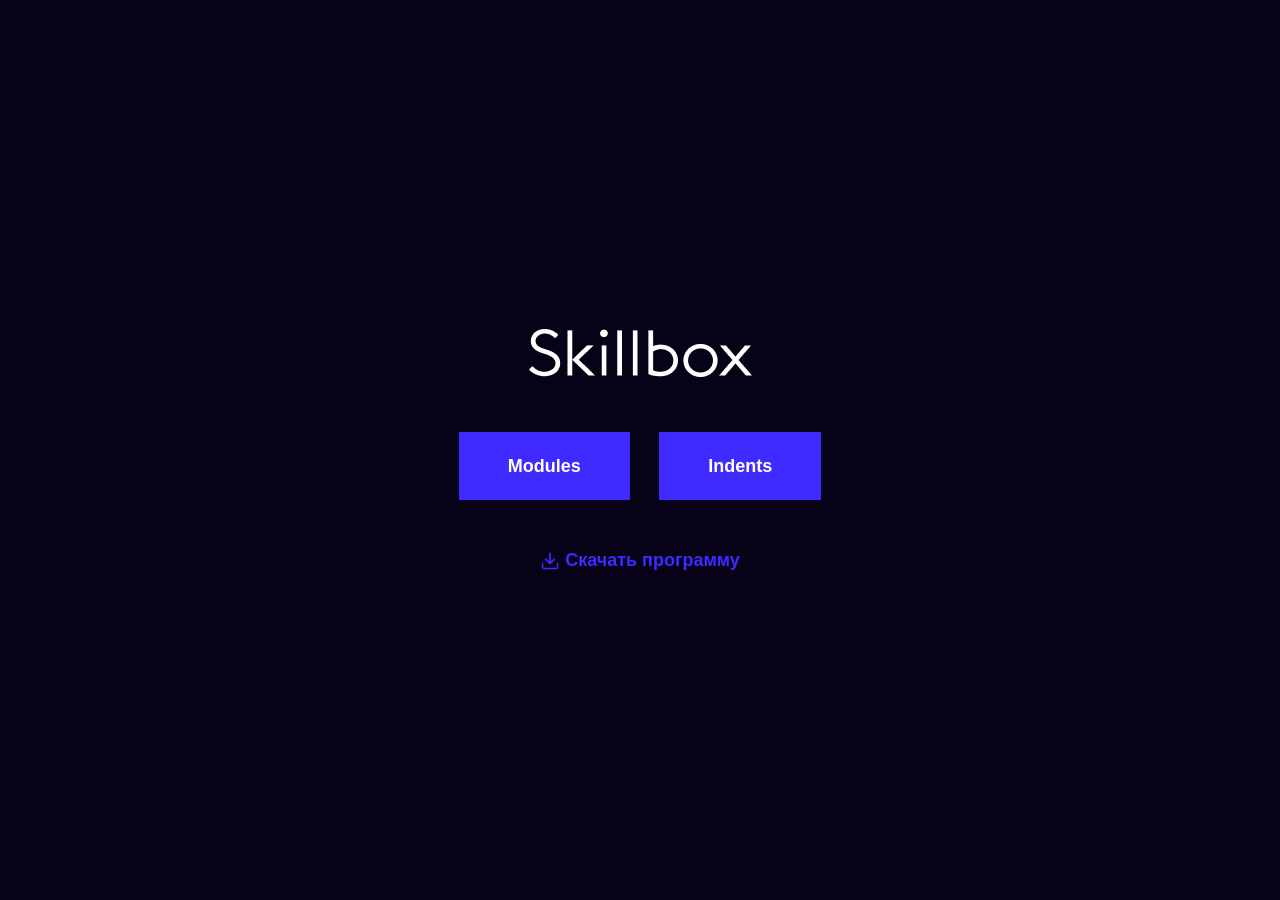
<file: index.html>
<!DOCTYPE html>
<html lang="ru">

<head>
  <meta charset="UTF-8">
  <meta name="viewport" content="width=device-width, initial-scale=1.0">
  <title>Главная</title>
  <link rel="stylesheet" href="css/normalize.css">
  <link rel="stylesheet" href="css/style.css">
</head>

<body>
  <div class="main-content">
    <a class="logo" href="https://skillbox.ru" target="_blank">
      <img src="img/logo-light.png" alt="skillbox-logo">
    </a>

    <div class="links">
      <a class="link" href="modules.html">Modules</a>
      <a class="link" href="article.html">Indents</a>
    </div>

    <a class="download" href="skillbox.docx" download>Скачать программу</a>
  </div>
</body>

</html>
</file>
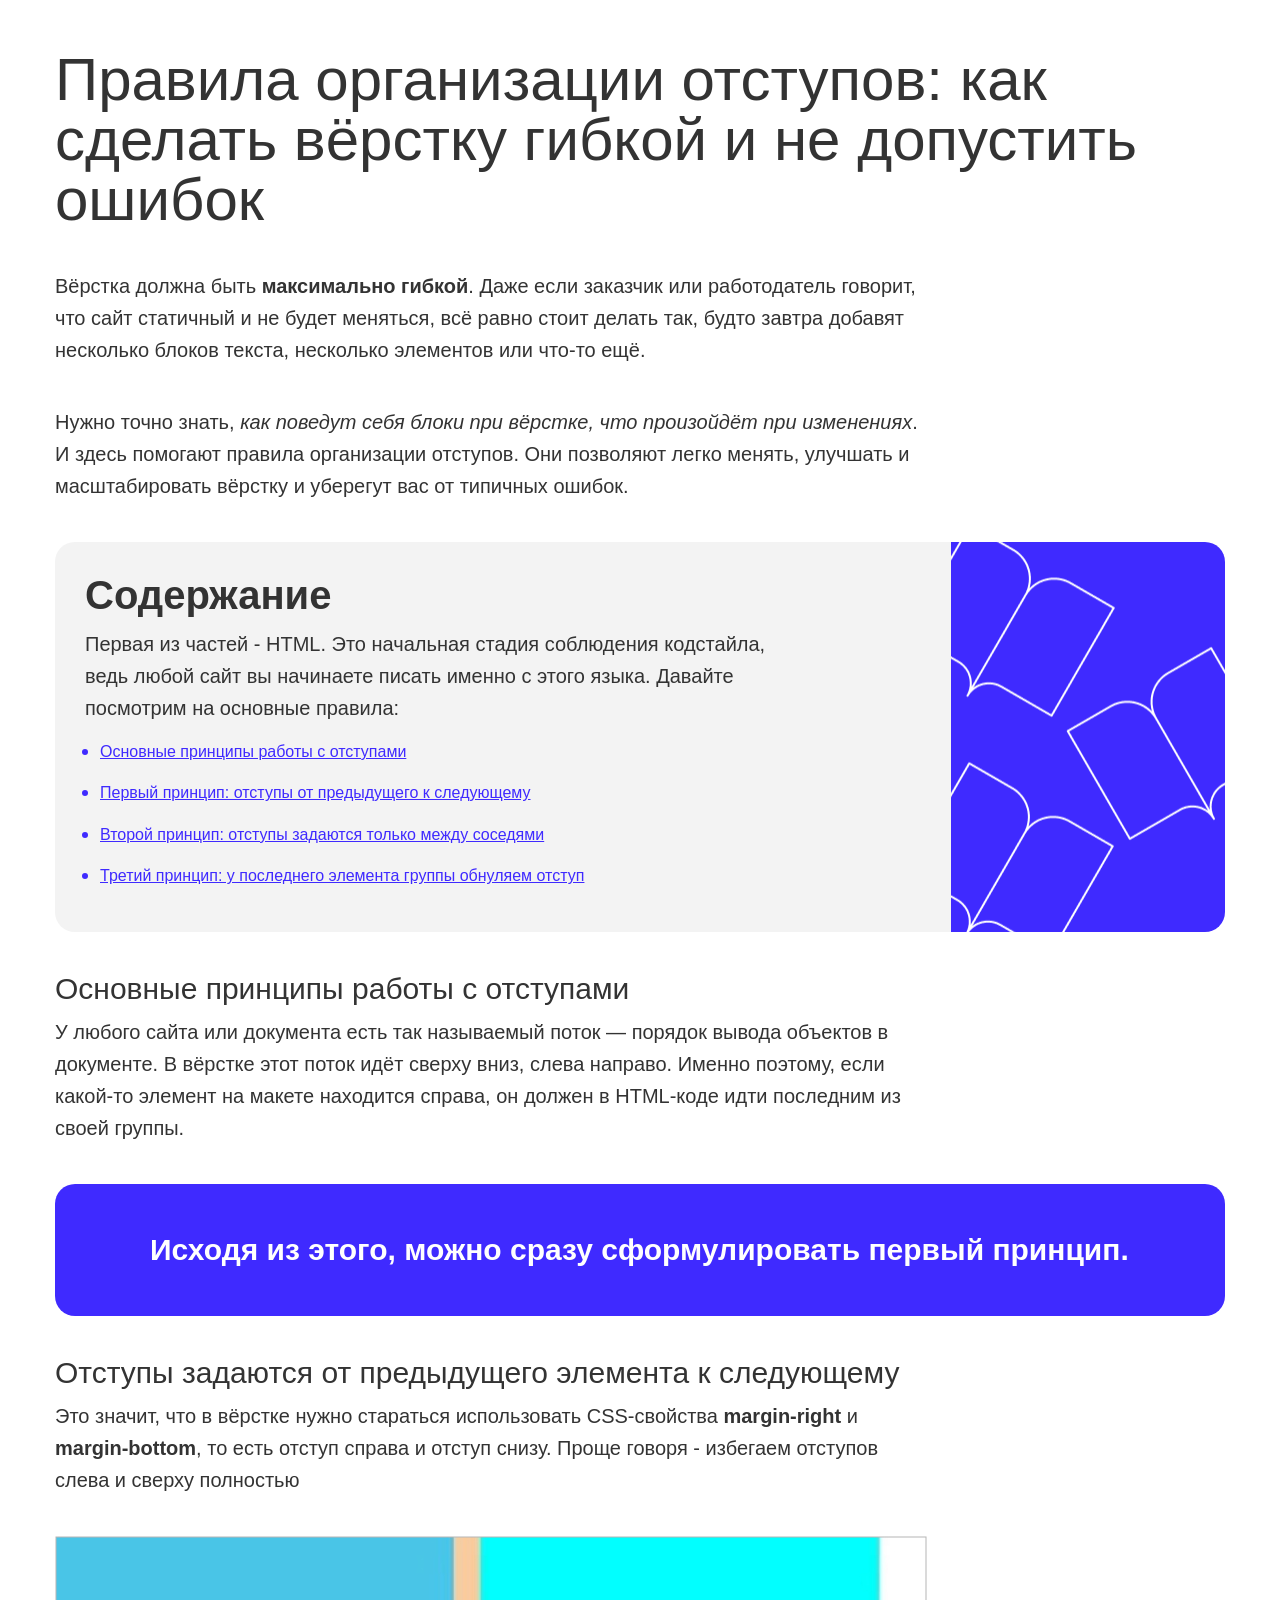
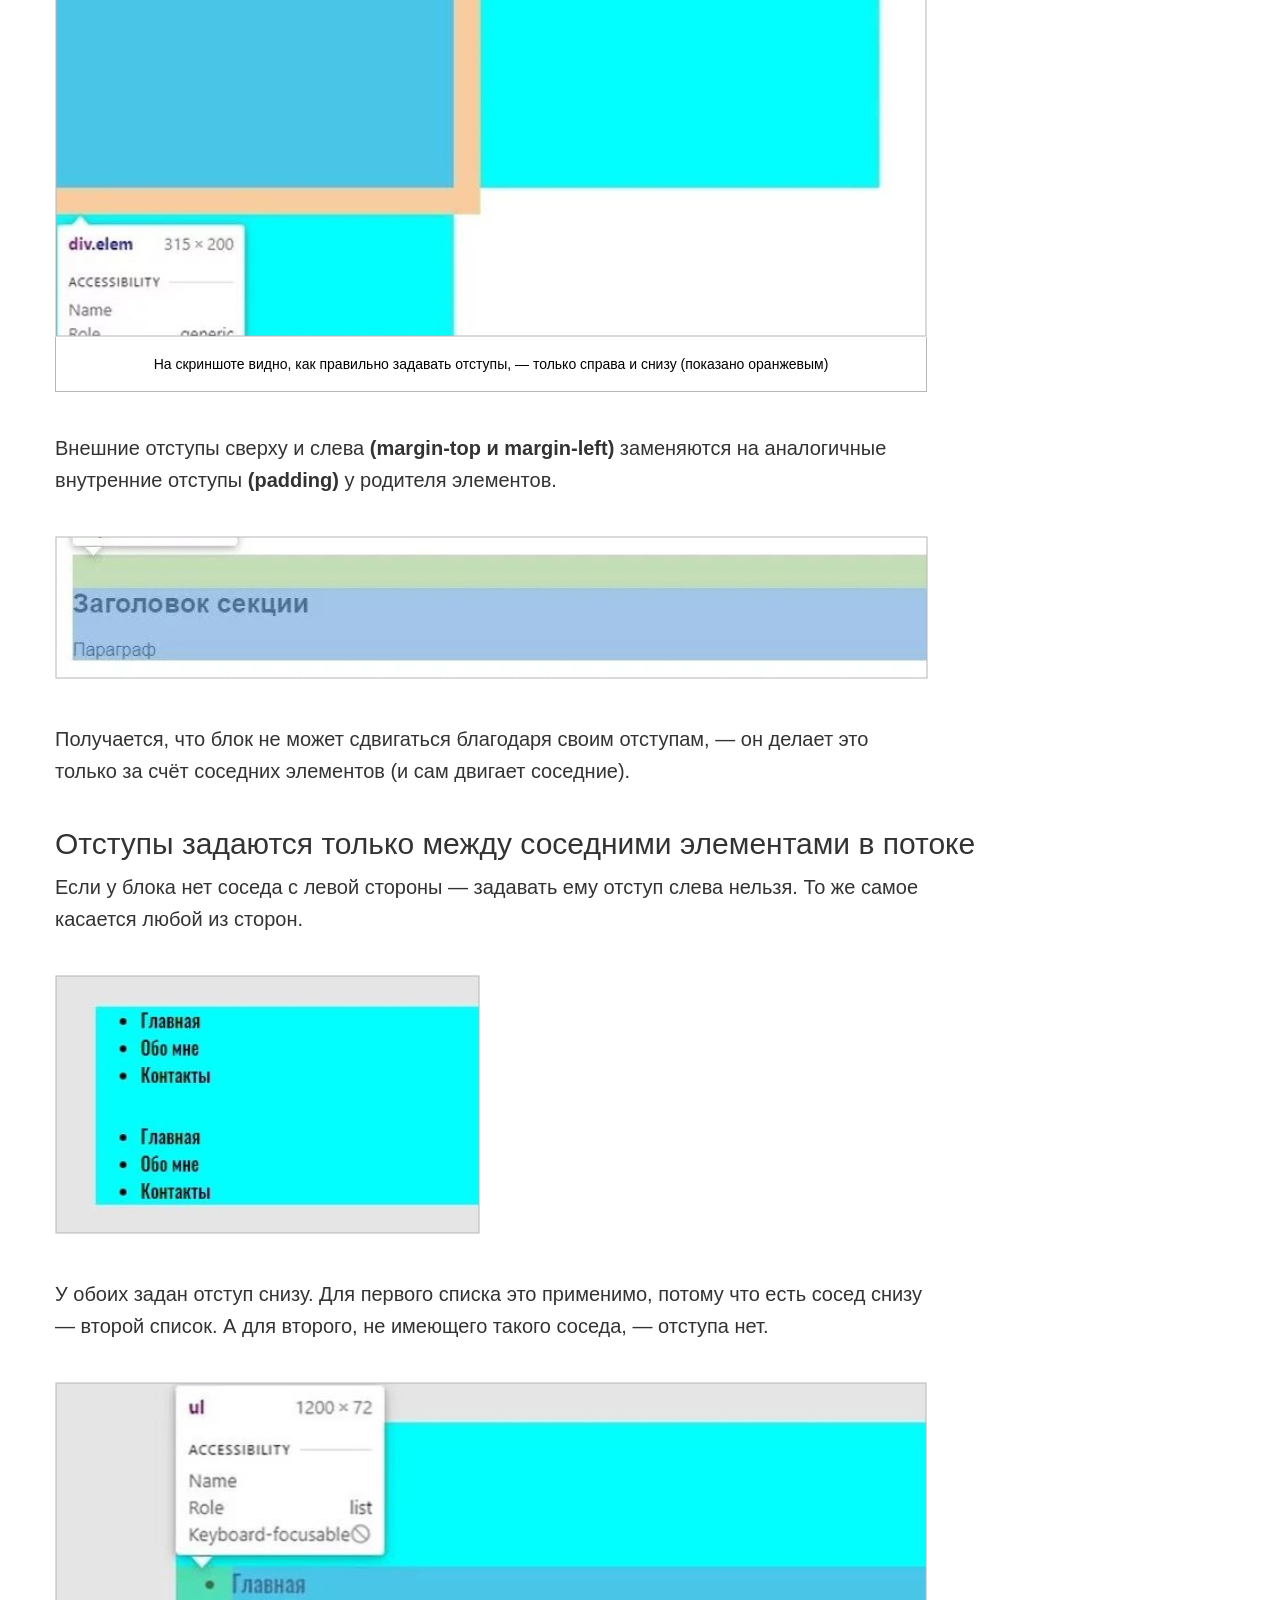
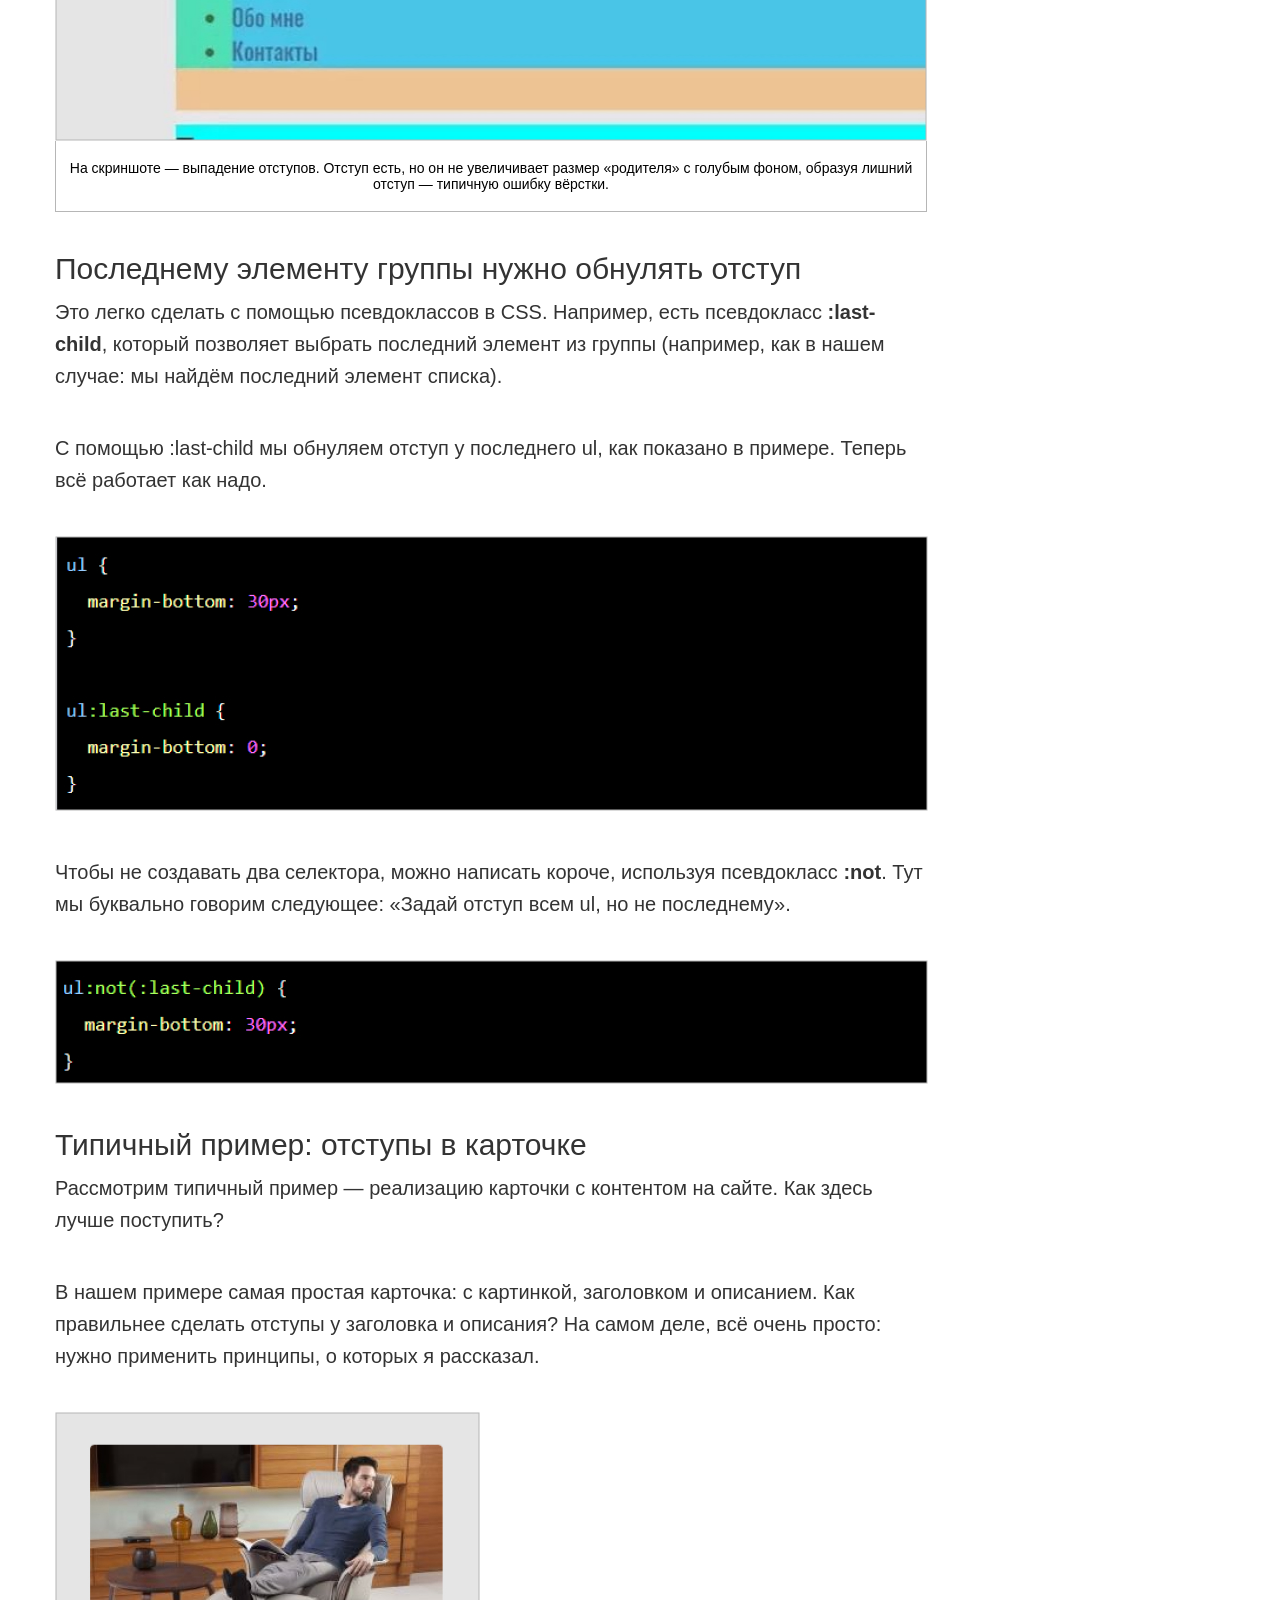
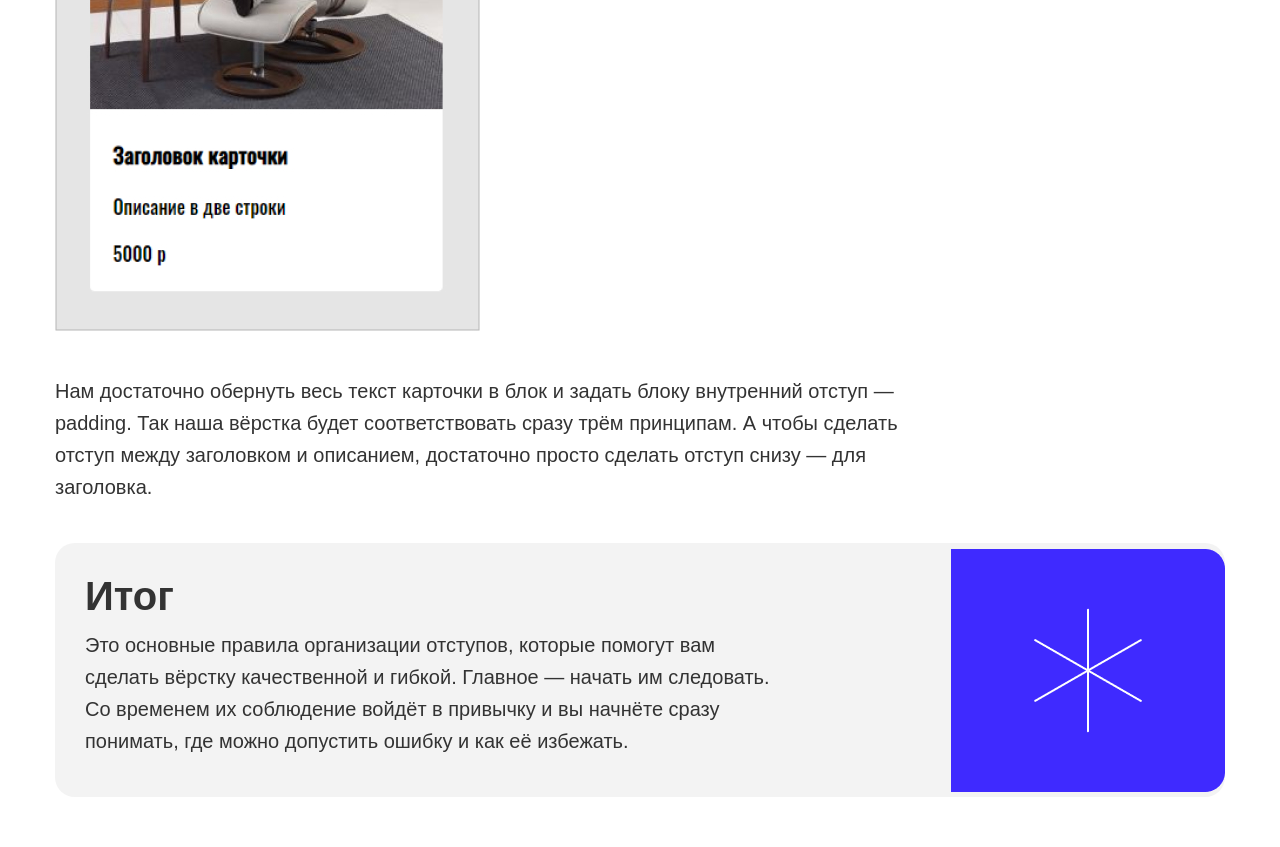
<file: article.html>
<!DOCTYPE html>
<html lang="ru">

<head>
  <meta charset="UTF-8">
  <meta name="viewport" content="width=device-width, initial-scale=1.0">
  <title>Статья</title>
  <link rel="stylesheet" href="/css/normalize.css">
  <link rel="stylesheet" href="/css/style.css">
</head>

<body>
  <div class="container">
    <div>

      <h1 class="first-title">Правила организации отступов:
        как сделать вёрстку гибкой и не допустить ошибок
      </h1>

      <p class="text">Вёрстка должна быть <strong>максимально гибкой</strong>. Даже если заказчик или работодатель говорит, что сайт
        статичный и не будет меняться, всё равно стоит делать так, будто завтра добавят несколько блоков текста, несколько
        элементов или что-то ещё.
      </p>

      <p class="text">Нужно точно знать, <i>как поведут себя блоки при вёрстке, что произойдёт при изменениях</i>. И здесь помогают
        правила организации отступов. Они позволяют легко менять, улучшать и масштабировать вёрстку и уберегут вас от
        типичных ошибок.
      </p>

    </div>

    <div class="gray-box decorate-first">
      <h2 class="second-title">Содержание</h2>
      <p class="text">Первая из частей - HTML. Это начальная стадия соблюдения кодстайла, ведь любой сайт вы начинаете писать именно с
        этого языка. Давайте посмотрим на основные правила:
      </p>

      <ul class="list">
        <li class="list-item"> <a href="#firstHeader">Основные принципы работы с отступами</a> </li>
        <li class="list-item"> <a href="#secondHeader">Первый принцип: отступы от предыдущего к следующему</a> </li>
        <li class="list-item"> <a href="#thirdHeader">Второй принцип: отступы задаются только между соседями</a> </li>
        <li class="list-item"> <a href="#fourthHeader">Третий принцип: у последнего элемента группы обнуляем отступ</a> </li>
      </ul>
    </div>

    <div>
      <h3 id="firstHeader" class="third-title">Основные принципы работы с отступами</h3>
      <p class="text">У любого сайта или документа есть так называемый поток — порядок вывода объектов в документе. В вёрстке этот
        поток идёт сверху вниз, слева направо. Именно поэтому, если какой-то элемент на макете находится справа, он должен
        в HTML-коде идти последним из своей группы.
      </p>
      <p class="text blue-box">Исходя из этого, можно сразу сформулировать первый принцип.</p>
    </div>

    <div>
      <h3 id="secondHeader" class="third-title">Отступы задаются от предыдущего элемента к следующему</h3>
      <p class="text">Это значит, что в вёрстке нужно стараться использовать CSS-свойства <b>margin-right</b> и <b>margin-bottom</b>,
        то есть отступ справа и отступ снизу. Проще говоря - избегаем отступов слева и сверху полностью</p>
      <figure class="figure">
        <img src="img/1.jpg" alt="Первое изображение">
        <figcaption class="figure-caption">На скриншоте видно, как правильно задавать отступы, — только справа и снизу (показано оранжевым)
        </figcaption>
      </figure>
      <p class="text">Внешние отступы сверху и слева <b>(margin-top и margin-left)</b> заменяются на аналогичные внутренние отступы
        <b>(padding)</b> у родителя элементов.
      </p>
      <img class="img" src="img/2.jpg" alt="Второе изображение">
      <p class="text">Получается, что блок не может сдвигаться благодаря своим отступам, — он делает это только за счёт соседних
        элементов (и сам двигает соседние).</p>
    </div>

    <div>
      <h3 id="thirdHeader" class="third-title">Отступы задаются только между соседними элементами в потоке</h3>
      <p class="text">Если у блока нет соседа с левой стороны — задавать ему отступ слева нельзя. То же самое касается любой из сторон.
      </p>
      <img class="img" src="img/3.jpg" alt="Третье изображение">
      <p class="text">У обоих задан отступ снизу. Для первого списка это применимо, потому что есть сосед снизу — второй список. А для
        второго, не имеющего такого соседа, — отступа нет.</p>
      <figure class="figure">
        <img src="img/4.jpg" alt="Четвертое изображение">
        <figcaption>На скриншоте — выпадение отступов. Отступ есть, но он не увеличивает размер «родителя» с голубым
          фоном, образуя лишний отступ — типичную ошибку вёрстки.</figcaption>
      </figure>
    </div>

    <div>
      <h3 id="fourthHeader" class="third-title">Последнему элементу группы нужно обнулять отступ</h3>
      <p class="text">Это легко сделать с помощью псевдоклассов в CSS. Например, есть псевдокласс <b>:last-child</b>, который позволяет
        выбрать последний элемент из группы (например, как в нашем случае: мы найдём последний элемент списка).</p>
      <p class="text">С помощью :last-child мы обнуляем отступ у последнего ul, как показано в примере. Теперь всё работает как надо.
      </p>
      <img class="img" src="img/5.jpg" alt="Пятое изображение">
      <p class="text">Чтобы не создавать два селектора, можно написать короче, используя псевдокласс <b>:not</b>. Тут мы буквально
        говорим следующее: «Задай отступ всем ul, но не последнему».</p>
      <img class="img" src="img/6.jpg" alt="Шестое изображение">
    </div>

    <div>
      <h3 class="third-title">Типичный пример: отступы в карточке</h3>
      <p class="text">Рассмотрим типичный пример — реализацию карточки с контентом на сайте. Как здесь лучше поступить?</p>
      <p class="text">В нашем примере самая простая карточка: с картинкой, заголовком и описанием. Как правильнее сделать отступы у
        заголовка и описания? На самом деле, всё очень просто: нужно применить принципы, о которых я рассказал.</p>
      <img class="img" src="img/7.jpg" alt="Седьмое изображение">
      <p class="text">Нам достаточно обернуть весь текст карточки в блок и задать блоку внутренний отступ — padding. Так наша вёрстка
        будет соответствовать сразу трём принципам. А чтобы сделать отступ между заголовком и описанием, достаточно просто
        сделать отступ снизу — для заголовка.</p>
    </div>

    <div class="gray-box decorate-second">
      <h2 class="second-title">Итог</h2>
      <p class="text">Это основные правила организации отступов, которые помогут вам сделать вёрстку качественной и гибкой. Главное —
        начать им следовать. Со временем их соблюдение войдёт в привычку и вы начнёте сразу понимать, где можно допустить
        ошибку и как её избежать.</p>
    </div>
  </div>
</body>

</html>
</file>
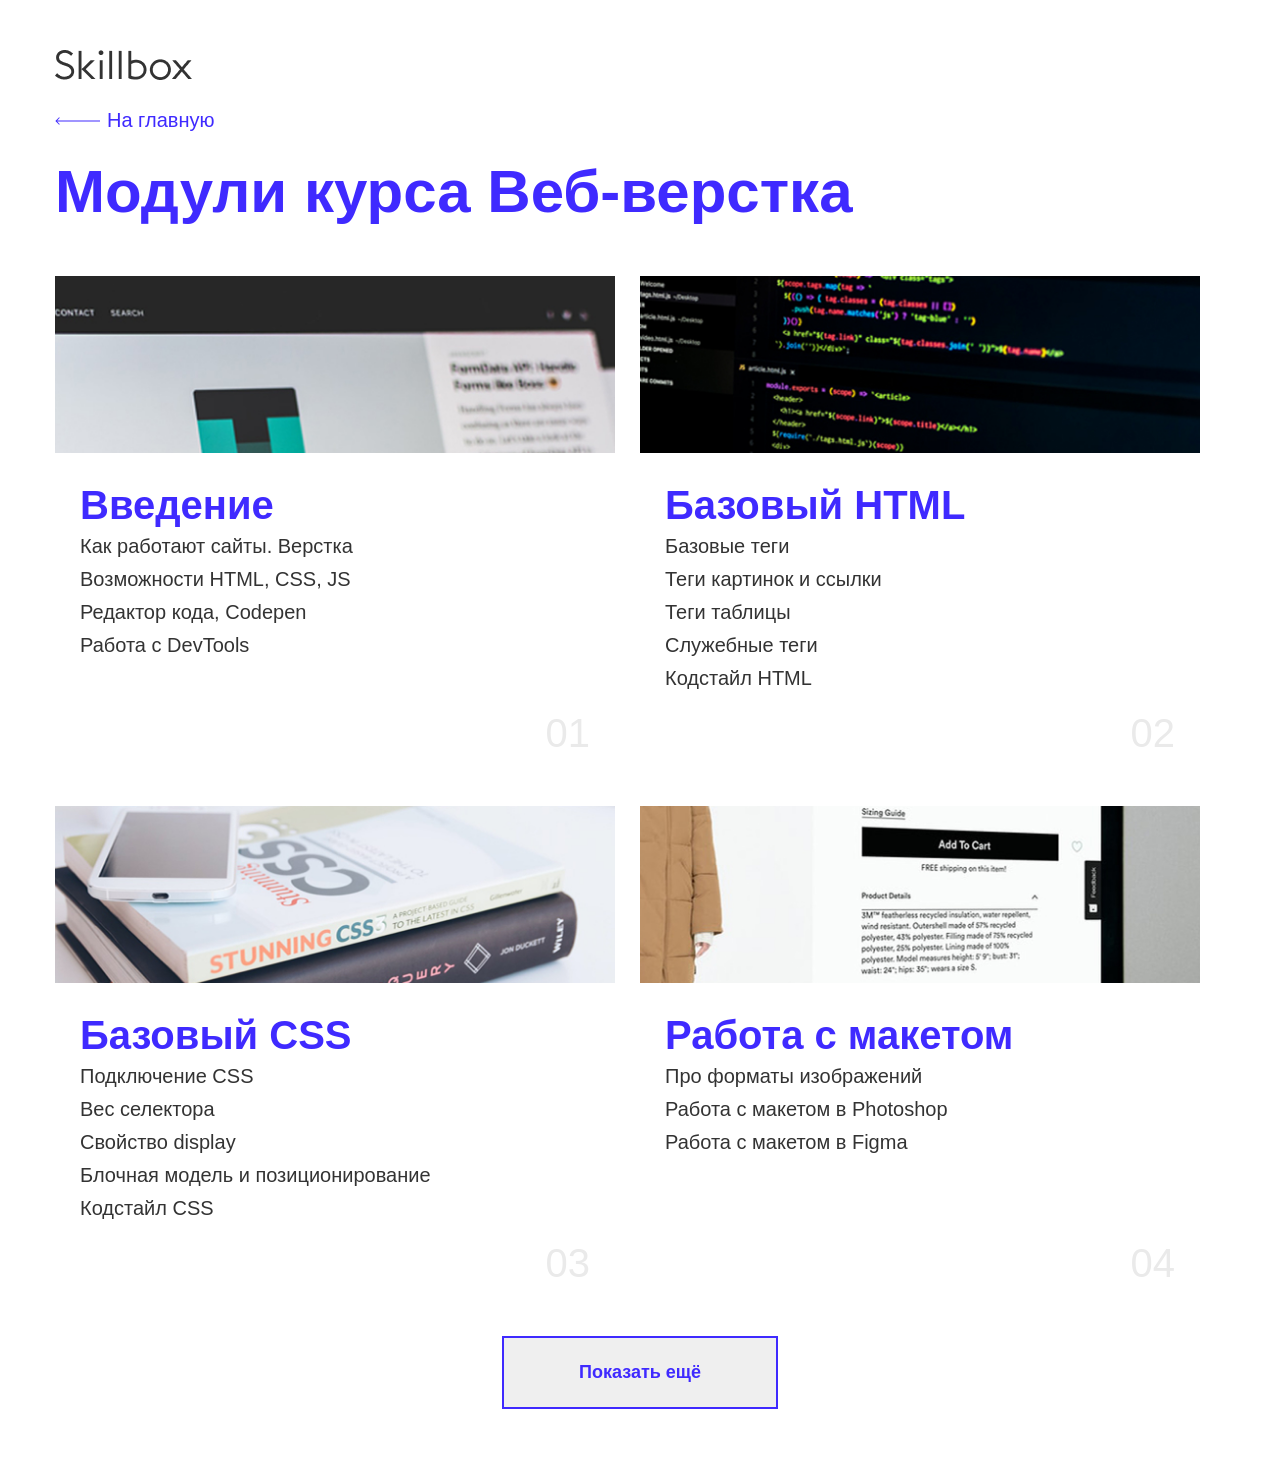
<file: modules.html>
<!DOCTYPE html>
<html lang="ru">

<head>
  <meta charset="UTF-8">
  <meta name="viewport" content="width=device-width, initial-scale=1.0">
  <title>Модули</title>
  <link rel="stylesheet" href="/css/normalize.css">
  <link rel="stylesheet" href="/css/style.css">
</head>

<body>
  <div class="container">
    <a class="modules-logo" href="https://skillbox.ru" target="_blank">
      <img src="img/logo-dark.png" alt="skillbox-logo">
    </a>

    <a class="back-btn" href="index.html">На главную</a>

    <h1 class="modules-title">Модули курса Веб-верстка</h1>

    <ul class="modules-grid">
      <li class="modules-grid-item">
        <img src="img/module-one.jpg" alt="module-one">
        <div class="grid-container">
          <h2 class="grid-title">Введение</h2>
          <p class="grid-text">Как работают сайты. Верстка</p>
          <p class="grid-text">Возможности HTML, CSS, JS</p>
          <p class="grid-text">Редактор кода, Codepen</p>
          <p class="grid-text">Работа с DevTools</p>
        </div>
        <p class="module-number">01</p>
      </li>
      <li class="modules-grid-item">
        <img src="img/module-two.jpg" alt="module-one">
        <div class="grid-container">
          <h2 class="grid-title">Базовый HTML</h2>
          <p class="grid-text">Базовые теги</p>
          <p class="grid-text">Теги картинок и ссылки</p>
          <p class="grid-text">Теги таблицы</p>
          <p class="grid-text">Служебные теги</p>
          <p class="grid-text">Кодстайл HTML</p>
        </div>
        <p class="module-number">02</p>
      </li>
      <li class="modules-grid-item">
        <img src="img/module-three.jpg" alt="module-one">
        <div class="grid-container">
          <h2 class="grid-title">Базовый CSS</h2>
          <p class="grid-text">Подключение CSS</p>
          <p class="grid-text">Вес селектора</p>
          <p class="grid-text">Свойство display</p>
          <p class="grid-text">Блочная модель и позиционирование</p>
          <p class="grid-text">Кодстайл CSS</p>
        </div>
        <p class="module-number">03</p>
      </li>
      <li class="modules-grid-item">
        <img src="img/module-four.jpg" alt="module-one">
        <div class="grid-container">
          <h2 class="grid-title">Работа с макетом</h2>
          <p class="grid-text">Про форматы изображений</p>
          <p class="grid-text">Работа с макетом в Photoshop</p>
          <p class="grid-text">Работа с макетом в Figma</p>
        </div>
        <p class="module-number">04</p>
      </li>
    </ul>

    <button class="show-btn">Показать ещё</button>
  </div>

</body>

</html>
</file>
<file: css/style.css>
html {
	box-sizing: border-box;
}

*,
*::before,
*::after {
	box-sizing: inherit;
}

a {
	color: inherit;
	text-decoration: none;
}

img {
	max-width: 100%;
}

body {
	font-family: Arial, Verdana, sans-serif;
}

figure {
  margin: 0;
}

.main-content {
  display: flex;
  flex-direction: column;
  align-items: center;
  justify-content: center;
  min-height: 100vh;
  color: #fff;
  background-color: #070217;
}

.logo {
  display: inline-block;
  margin-bottom: 50px;
}

.links {
  margin-bottom: 50px;
}

.link {
  display: inline-block;
  padding: 24px 49px;
  font-weight: 700;
  font-size: 18px;
  background-color: #3f2aff;
}

.link:not(:last-child) {
  margin-right: 25px;
}

.download {
  font-weight: 700;
  font-size: 18px;
  color: #3f2aff;
  padding-left: 25px;
  background-image: url("/img/download.png");
  background-position: left center;
  background-size: 20px 20px;
  background-repeat: no-repeat;
}

.container {
  margin: 50px auto;
  width: 1170px;
}

.first-title {
  margin-top: 0;
  margin-bottom: 40px;
  font-weight: 400;
  font-size: 60px;
  line-height: 60px;
  color: #333;
}

.second-title {
  margin-top: 0;
  margin-bottom: 10px;
  font-size: 40px;
  line-height: 46px;
  color: #333;
}

.third-title {
  margin-top: 0;
  margin-bottom: 10px;
  font-weight: 400;
  font-size: 30px;
  line-height: 34px;
  color: #333;
}

.text {
  width: 872px;
  margin-top: 0;
  margin-bottom: 40px;
  font-weight: 400;
  font-size: 20px;
  line-height: 32px;
  color: #333;
}

.gray-box {
  border-radius: 20px;
  padding: 30px;
  background-color: #f3f3f3;
  background-position: right center;
  background-repeat: no-repeat;
}

.decorate-first {
  background-image: url(/img/decorate-1.png);
}

.decorate-second {
  background-image: url(/img/decorate-2.png);
}

.blue-box {
  border-radius: 20px;
  padding: 50px 95px;
  width: 100%;
  font-weight: 700;
  font-size: 30px;
  color: white;
  background-color: #3f2aff;
}

.gray-box:not(:last-child) {
  margin-bottom: 40px;
}

.gray-box .text {
  width: 692px;
  margin-bottom: 10px;
}

.list {
  padding-left: 15px;
}

.list-item {
  color: #3f2aff;
  text-decoration: underline;
}

.list-item::marker {
  color: #3f2aff;
  font-size: 1.2em;
}

.list-item:not(:last-child) {
  margin-bottom: 20px;
}

.img {
  margin-top: 0;
  margin-bottom: 40px;
}

.figure {
  display: inline-block;
  margin-top: 0;
  margin-bottom: 40px;
  width: 872px;
  font-size: 0;
}

.figure figcaption {
  border: 1px solid #b6b6b6;
  border-top: 0px;
  padding: 19px 0;
  font-weight: 400;
  font-size: 14px;
  text-align: center;
}

/* Modules */

.modules-logo {
  display: inline-block;
  margin-top: 0;
  margin-bottom: 25px;
}

.back-btn {
  display: block;
  font-size: 20px;
  color: #3f2aff;
  margin-bottom: 25px;
  padding-left: 52px;
  background-image: url("/img/arrow-1.png");
  background-position: left center;
  background-size: 45px auto;
  background-repeat: no-repeat;
}

.modules-title {
  margin-top: 0;
  margin-bottom: 50px;
  font-weight: 700;
  font-size: 60px;
  color: #3f2aff;
}

.modules-grid {
  margin: 0;
  padding: 0;
  display: block;
  gap: 25px;
  list-style: none;
}

.grid-container {
  padding: 25px;
}

.modules-grid-item {
  position: relative;
  display: block;
  float: left;
  margin-right: 25px;
  margin-bottom: 25px;
  height: 505px;
  width: 560px;
  overflow: hidden;
}

.modules-grid-item:nth-child(2n) {
  margin-right: 0;
}

.modules-grid-item:nth-last-child(-n+2) {
  margin-bottom: 50;
}

.grid-title {
  margin-top: 0;
  margin-bottom: 2px;
  font-size: 40px;
  color: #3f2aff;
}

.grid-text {
  margin-top: 0;
  margin-bottom: 0;
  line-height: 165%;
  font-size: 20px;
  color: #333;
}

.module-number {
  position: absolute;
  margin: 0;
  justify-self: end;
  bottom: 25px;
  right: 25px;
  font-size: 40px;
  color: #EAEAEA;
}

.show-btn {
  display: block;
  margin: 0px auto;
  padding: 24px 75px;
  border: 2px solid #3f2aff;
  font-size: 18px;
  font-weight: 700;
  color: #3f2aff;
  cursor: pointer;
}
</file>
